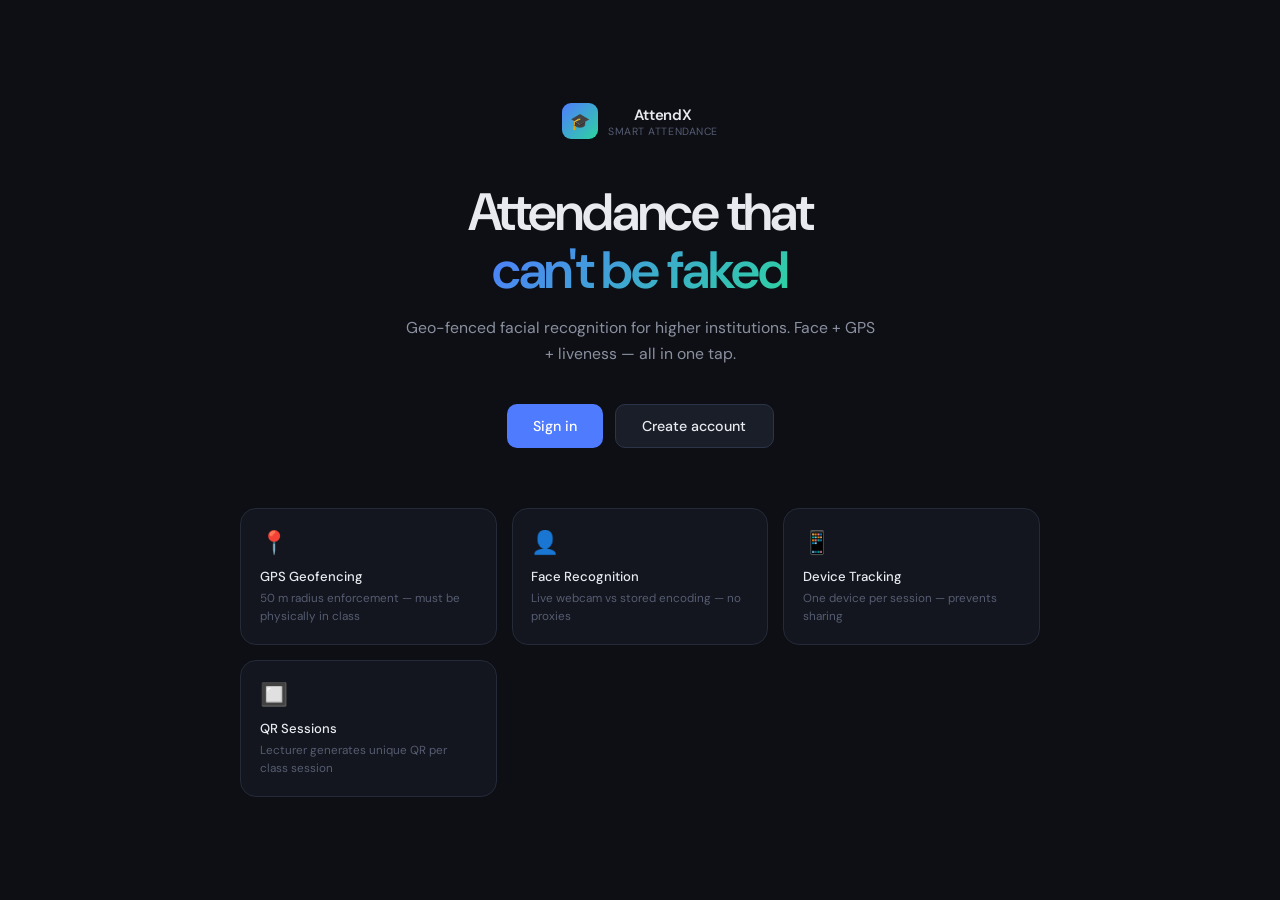
<file: frontend/templates/index.html>
<!DOCTYPE html>
<html lang="en">
<head>
<meta charset="UTF-8">
<meta name="viewport" content="width=device-width, initial-scale=1.0">
<title>AttendX — Geo-Fenced Attendance System</title>
<link rel="stylesheet" href="/frontend/static/css/style.css">
<style>
  .hero { min-height: 100vh; display: flex; flex-direction: column; align-items: center; justify-content: center; text-align: center; padding: 2rem; }
  .hero-title { font-size: clamp(2rem, 5vw, 3.5rem); font-weight: 600; letter-spacing: -0.04em; line-height: 1.1; margin-bottom: 1rem; }
  .hero-title span { background: linear-gradient(135deg, var(--accent), var(--green)); -webkit-background-clip: text; -webkit-text-fill-color: transparent; background-clip: text; }
  .hero-sub { font-size: 1.05rem; color: var(--text2); max-width: 480px; margin: 0 auto 2.5rem; line-height: 1.65; }
  .hero-btns { display: flex; gap: 12px; flex-wrap: wrap; justify-content: center; }
  .feature-row { display: grid; grid-template-columns: repeat(auto-fill, minmax(200px, 1fr)); gap: 1rem; max-width: 800px; margin: 4rem auto 0; }
  .feature { background: var(--bg2); border: 1px solid var(--border); border-radius: var(--radius-lg); padding: 1.25rem; text-align: left; }
  .feature-icon { font-size: 1.5rem; margin-bottom: 0.75rem; }
  .feature-label { font-size: 0.875rem; font-weight: 500; color: var(--text); margin-bottom: 4px; }
  .feature-desc { font-size: 0.78rem; color: var(--text3); line-height: 1.55; }
</style>
</head>
<body>
<div class="hero fade-up">
  <div class="brand" style="justify-content:center;margin-bottom:3rem">
    <div class="brand-icon">🎓</div>
    <div>
      <div class="brand-name">AttendX</div>
      <div class="brand-sub">Smart Attendance</div>
    </div>
  </div>

  <h1 class="hero-title">Attendance that<br><span>can't be faked</span></h1>
  <p class="hero-sub">Geo-fenced facial recognition for higher institutions. Face + GPS + liveness — all in one tap.</p>

  <div class="hero-btns">
    <a href="/login" class="btn btn-primary" style="font-size:0.95rem;padding:0.8rem 1.75rem">Sign in</a>
    <a href="/register" class="btn btn-secondary" style="font-size:0.95rem;padding:0.8rem 1.75rem">Create account</a>
  </div>

  <div class="feature-row fade-up fade-up-2">
    <div class="feature">
      <div class="feature-icon">📍</div>
      <div class="feature-label">GPS Geofencing</div>
      <div class="feature-desc">50 m radius enforcement — must be physically in class</div>
    </div>
    <div class="feature">
      <div class="feature-icon">👤</div>
      <div class="feature-label">Face Recognition</div>
      <div class="feature-desc">Live webcam vs stored encoding — no proxies</div>
    </div>
    <div class="feature">
      <div class="feature-icon">📱</div>
      <div class="feature-label">Device Tracking</div>
      <div class="feature-desc">One device per session — prevents sharing</div>
    </div>
    <div class="feature">
      <div class="feature-icon">🔲</div>
      <div class="feature-label">QR Sessions</div>
      <div class="feature-desc">Lecturer generates unique QR per class session</div>
    </div>
  </div>
</div>
<script src="/frontend/static/js/auth.js"></script>
<script>Auth.redirectIfLoggedIn();</script>
</body>
</html>
</file>
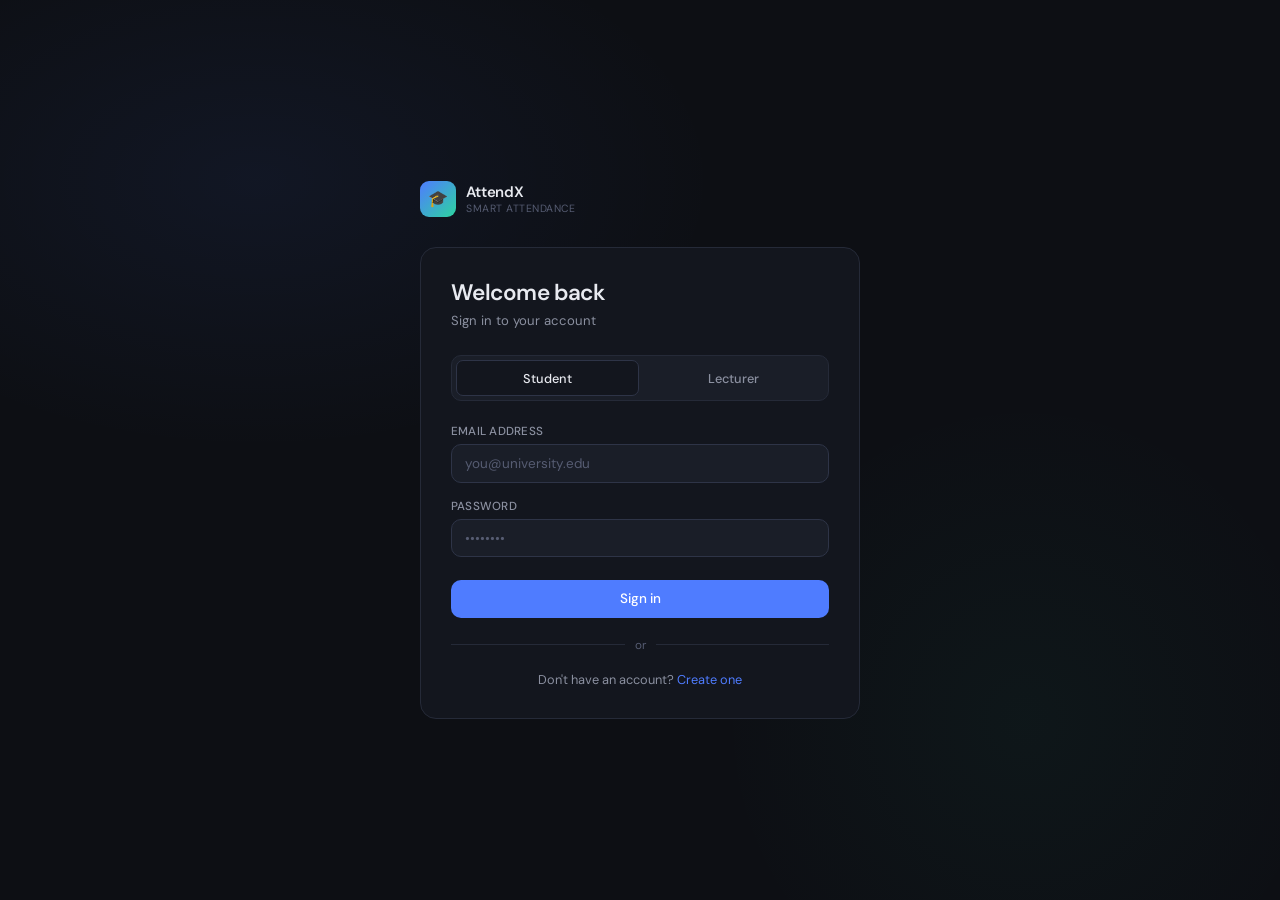
<file: frontend/templates/login.html>
<!DOCTYPE html>
<html lang="en">
<head>
<meta charset="UTF-8">
<meta name="viewport" content="width=device-width, initial-scale=1.0">
<title>Sign in — AttendX</title>
<link rel="stylesheet" href="/frontend/static/css/style.css">
</head>
<body>
<div class="page-center">
  <div class="auth-wrap fade-up">
    <div class="brand">
      <div class="brand-icon">🎓</div>
      <div>
        <div class="brand-name">AttendX</div>
        <div class="brand-sub">Smart Attendance</div>
      </div>
    </div>

    <div class="card">
      <h1 class="page-title">Welcome back</h1>
      <p class="page-sub">Sign in to your account</p>

      <div class="role-tabs">
        <button class="role-tab active" onclick="setRole('student')">Student</button>
        <button class="role-tab" onclick="setRole('lecturer')">Lecturer</button>
      </div>

      <div id="alert" class="alert"></div>

      <form id="login-form" class="form-grid" onsubmit="handleLogin(event)">
        <div class="field">
          <label for="email">Email address</label>
          <input type="email" id="email" placeholder="you@university.edu" required autocomplete="email">
        </div>
        <div class="field">
          <label for="password">Password</label>
          <input type="password" id="password" placeholder="••••••••" required autocomplete="current-password">
        </div>
        <button type="submit" id="login-btn" class="btn btn-primary btn-full mt-1">Sign in</button>
      </form>

      <div class="divider">or</div>
      <p class="text-center text-sm text-muted">
        Don't have an account? <a href="/register">Create one</a>
      </p>
    </div>
  </div>
</div>

<script src="/frontend/static/js/auth.js"></script>
<script>
  Auth.redirectIfLoggedIn();

  let currentRole = 'student';

  function setRole(role) {
    currentRole = role;
    document.querySelectorAll('.role-tab').forEach((t, i) => {
      t.classList.toggle('active', (i === 0 && role === 'student') || (i === 1 && role === 'lecturer'));
    });
    hideAlert('alert');
  }

  async function handleLogin(e) {
    e.preventDefault();
    hideAlert('alert');
    setLoading('login-btn', true);

    const email    = document.getElementById('email').value.trim();
    const password = document.getElementById('password').value;

    const { ok, data } = await apiPost(`/api/auth/${currentRole}/login`, { email, password });
    setLoading('login-btn', false);

    if (!ok) {
      showAlert('alert', data.detail || 'Login failed. Check your credentials.', 'error');
      return;
    }

    Auth.save(data);
    window.location.href = currentRole === 'lecturer' ? '/dashboard/lecturer' : '/dashboard/student';
  }
</script>
</body>
</html>
</file>
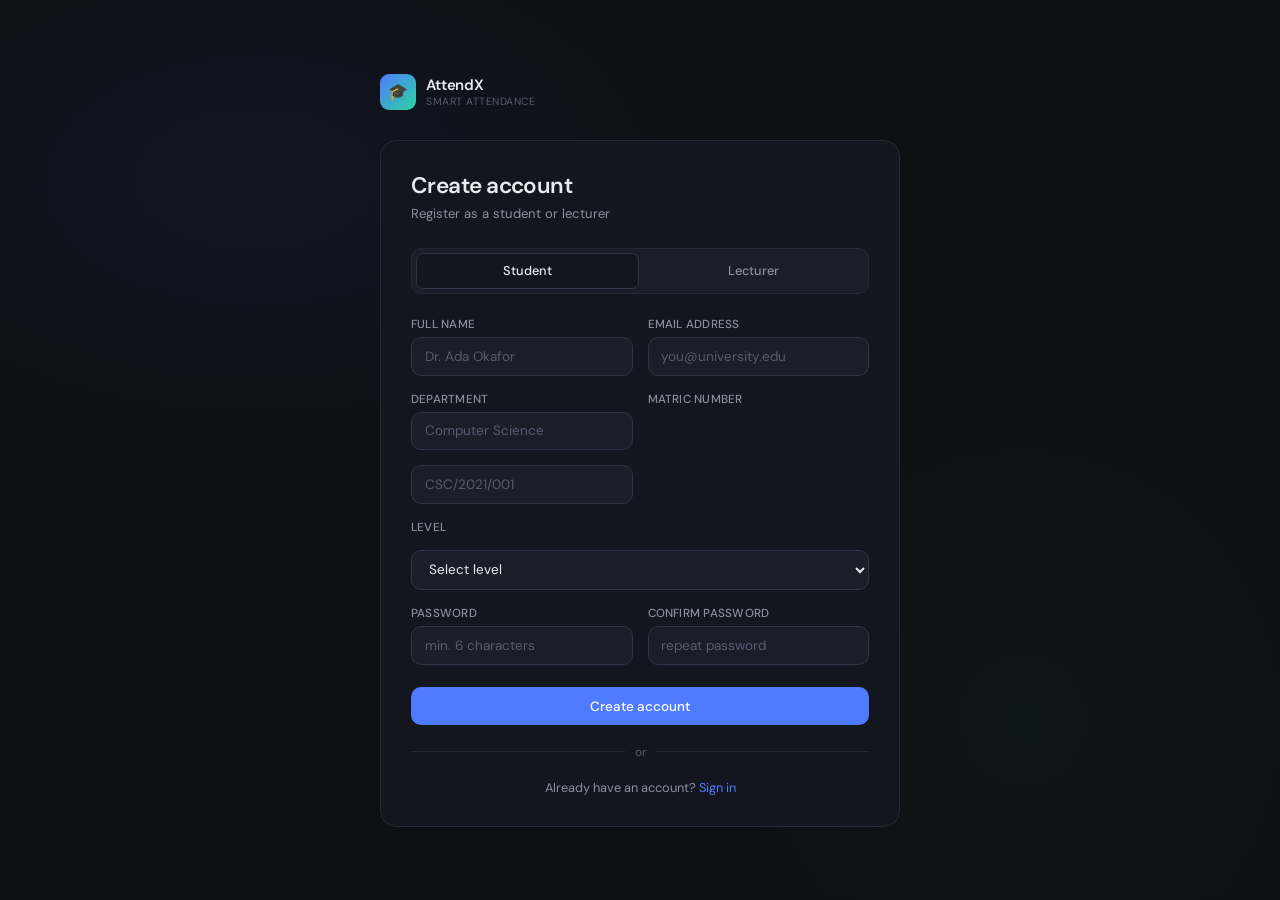
<file: frontend/templates/register.html>
<!DOCTYPE html>
<html lang="en">
<head>
<meta charset="UTF-8">
<meta name="viewport" content="width=device-width, initial-scale=1.0">
<title>Register — AttendX</title>
<link rel="stylesheet" href="/frontend/static/css/style.css">
<style>
  .auth-wrap { max-width: 520px; }
  .form-section { display: none; }
  .form-section.active { display: contents; }
</style>
</head>
<body>
<div class="page-center">
  <div class="auth-wrap fade-up">
    <div class="brand">
      <div class="brand-icon">🎓</div>
      <div>
        <div class="brand-name">AttendX</div>
        <div class="brand-sub">Smart Attendance</div>
      </div>
    </div>

    <div class="card">
      <h1 class="page-title">Create account</h1>
      <p class="page-sub">Register as a student or lecturer</p>

      <div class="role-tabs">
        <button class="role-tab active" onclick="setRole('student')">Student</button>
        <button class="role-tab" onclick="setRole('lecturer')">Lecturer</button>
      </div>

      <div id="alert" class="alert"></div>

      <form id="reg-form" class="form-grid" onsubmit="handleRegister(event)">

        <!-- Shared fields -->
        <div class="form-grid-2">
          <div class="field">
            <label for="full_name">Full name</label>
            <input type="text" id="full_name" placeholder="Dr. Ada Okafor" required>
          </div>
          <div class="field">
            <label for="email">Email address</label>
            <input type="email" id="email" placeholder="you@university.edu" required autocomplete="email">
          </div>
        </div>

        <div class="form-grid-2">
          <div class="field">
            <label for="department">Department</label>
            <input type="text" id="department" placeholder="Computer Science" required>
          </div>

          <!-- Student-specific -->
          <div class="field form-section" id="s-matric">
            <label for="matric_number">Matric number</label>
            <input type="text" id="matric_number" placeholder="CSC/2021/001">
          </div>

          <!-- Lecturer-specific -->
          <div class="field form-section" id="l-staff">
            <label for="staff_id">Staff ID</label>
            <input type="text" id="staff_id" placeholder="STAFF/001">
          </div>
        </div>

        <!-- Student level -->
        <div class="field form-section" id="s-level">
          <label for="level">Level</label>
          <select id="level">
            <option value="">Select level</option>
            <option value="100">100 Level</option>
            <option value="200">200 Level</option>
            <option value="300">300 Level</option>
            <option value="400">400 Level</option>
            <option value="500">500 Level</option>
          </select>
        </div>

        <!-- Lecturer title -->
        <div class="field form-section" id="l-title">
          <label for="title">Title</label>
          <select id="title">
            <option value="">Select title</option>
            <option value="Mr.">Mr.</option>
            <option value="Mrs.">Mrs.</option>
            <option value="Ms.">Ms.</option>
            <option value="Dr.">Dr.</option>
            <option value="Prof.">Prof.</option>
          </select>
        </div>

        <div class="form-grid-2">
          <div class="field">
            <label for="password">Password</label>
            <input type="password" id="password" placeholder="min. 6 characters" required autocomplete="new-password">
          </div>
          <div class="field">
            <label for="confirm_password">Confirm password</label>
            <input type="password" id="confirm_password" placeholder="repeat password" required>
          </div>
        </div>

        <button type="submit" id="reg-btn" class="btn btn-primary btn-full mt-1">Create account</button>
      </form>

      <div class="divider">or</div>
      <p class="text-center text-sm text-muted">
        Already have an account? <a href="/login">Sign in</a>
      </p>
    </div>
  </div>
</div>

<script src="/frontend/static/js/auth.js"></script>
<script>
  Auth.redirectIfLoggedIn();

  let currentRole = 'student';

  function setRole(role) {
    currentRole = role;
    document.querySelectorAll('.role-tab').forEach((t, i) => {
      t.classList.toggle('active', (i === 0 && role === 'student') || (i === 1 && role === 'lecturer'));
    });

    const studentFields   = ['s-matric', 's-level'];
    const lecturerFields  = ['l-staff', 'l-title'];

    studentFields.forEach(id => {
      const el = document.getElementById(id);
      el.classList.toggle('active', role === 'student');
      el.querySelectorAll('input,select').forEach(f => f.required = role === 'student');
    });

    lecturerFields.forEach(id => {
      const el = document.getElementById(id);
      el.classList.toggle('active', role === 'lecturer');
      el.querySelectorAll('input,select').forEach(f => f.required = role === 'lecturer');
    });

    hideAlert('alert');
  }

  // Init student fields as active
  setRole('student');

  async function handleRegister(e) {
    e.preventDefault();
    hideAlert('alert');

    const password = document.getElementById('password').value;
    const confirm  = document.getElementById('confirm_password').value;
    if (password !== confirm) {
      showAlert('alert', 'Passwords do not match', 'error');
      return;
    }

    setLoading('reg-btn', true);

    let body;
    if (currentRole === 'student') {
      body = {
        full_name:     document.getElementById('full_name').value.trim(),
        email:         document.getElementById('email').value.trim(),
        password,
        matric_number: document.getElementById('matric_number').value.trim(),
        department:    document.getElementById('department').value.trim(),
        level:         document.getElementById('level').value,
      };
    } else {
      body = {
        full_name:  document.getElementById('full_name').value.trim(),
        email:      document.getElementById('email').value.trim(),
        password,
        staff_id:   document.getElementById('staff_id').value.trim(),
        department: document.getElementById('department').value.trim(),
        title:      document.getElementById('title').value || null,
      };
    }

    const { ok, data } = await apiPost(`/api/auth/${currentRole}/register`, body);
    setLoading('reg-btn', false);

    if (!ok) {
      showAlert('alert', data.detail || 'Registration failed. Please try again.', 'error');
      return;
    }

    showAlert('alert', 'Account created! Redirecting to login…', 'success');
    setTimeout(() => window.location.href = '/login', 1500);
  }
</script>
</body>
</html>
</file>
<file: frontend/static/css/style.css>
@import url('https://fonts.googleapis.com/css2?family=DM+Sans:ital,opsz,wght@0,9..40,300;0,9..40,400;0,9..40,500;0,9..40,600;1,9..40,400&family=DM+Mono:wght@400;500&display=swap');

:root {
  --bg:       #0d0f14;
  --bg2:      #13161e;
  --bg3:      #1a1e28;
  --border:   #252a38;
  --border2:  #2e3447;
  --text:     #e8eaf0;
  --text2:    #8b90a0;
  --text3:    #565c72;
  --accent:   #4f7cff;
  --accent2:  #3a62e0;
  --green:    #2dd4a0;
  --green-bg: #0d2a22;
  --red:      #ff5c6a;
  --red-bg:   #2a0d11;
  --amber:    #f5a623;
  --amber-bg: #2a1f0d;
  --radius:   10px;
  --radius-lg:16px;
}

*, *::before, *::after { box-sizing: border-box; margin: 0; padding: 0; }

html { font-size: 15px; }

body {
  font-family: 'DM Sans', sans-serif;
  background: var(--bg);
  color: var(--text);
  min-height: 100vh;
  -webkit-font-smoothing: antialiased;
}

a { color: var(--accent); text-decoration: none; }
a:hover { text-decoration: underline; }

code, .mono { font-family: 'DM Mono', monospace; font-size: 0.85em; }

/* ── Layout ───────────────────────────────────────────────────────────────── */

.page-center {
  min-height: 100vh;
  display: flex;
  align-items: center;
  justify-content: center;
  padding: 2rem 1rem;
  background: var(--bg);
  background-image:
    radial-gradient(ellipse 60% 50% at 20% 20%, rgba(79,124,255,0.07) 0%, transparent 60%),
    radial-gradient(ellipse 40% 60% at 80% 80%, rgba(45,212,160,0.04) 0%, transparent 60%);
}

.auth-wrap {
  width: 100%;
  max-width: 440px;
}

.dashboard-wrap {
  width: 100%;
  max-width: 960px;
  margin: 0 auto;
  padding: 2rem 1.5rem;
}

/* ── Card ─────────────────────────────────────────────────────────────────── */

.card {
  background: var(--bg2);
  border: 1px solid var(--border);
  border-radius: var(--radius-lg);
  padding: 2rem;
}

.card-sm { padding: 1.25rem 1.5rem; }

/* ── Logo / Brand ─────────────────────────────────────────────────────────── */

.brand {
  display: flex;
  align-items: center;
  gap: 10px;
  margin-bottom: 2rem;
}

.brand-icon {
  width: 36px;
  height: 36px;
  background: linear-gradient(135deg, var(--accent), var(--green));
  border-radius: 9px;
  display: flex;
  align-items: center;
  justify-content: center;
  font-size: 16px;
  flex-shrink: 0;
}

.brand-name {
  font-size: 1rem;
  font-weight: 600;
  letter-spacing: -0.01em;
  color: var(--text);
}

.brand-sub {
  font-size: 0.7rem;
  color: var(--text3);
  letter-spacing: 0.05em;
  text-transform: uppercase;
}

/* ── Headings ─────────────────────────────────────────────────────────────── */

.page-title {
  font-size: 1.5rem;
  font-weight: 600;
  letter-spacing: -0.025em;
  color: var(--text);
  margin-bottom: 0.35rem;
}

.page-sub {
  font-size: 0.875rem;
  color: var(--text2);
  margin-bottom: 1.75rem;
}

/* ── Form elements ────────────────────────────────────────────────────────── */

.form-grid {
  display: grid;
  gap: 1rem;
}

.form-grid-2 {
  display: grid;
  grid-template-columns: 1fr 1fr;
  gap: 1rem;
}

@media (max-width: 480px) {
  .form-grid-2 { grid-template-columns: 1fr; }
}

.field { display: flex; flex-direction: column; gap: 5px; }

label {
  font-size: 0.78rem;
  font-weight: 500;
  color: var(--text2);
  letter-spacing: 0.02em;
  text-transform: uppercase;
}

input, select {
  background: var(--bg3);
  border: 1px solid var(--border2);
  border-radius: var(--radius);
  padding: 0.65rem 0.85rem;
  font-size: 0.9rem;
  font-family: inherit;
  color: var(--text);
  outline: none;
  transition: border-color 0.15s, box-shadow 0.15s;
}

input:focus, select:focus {
  border-color: var(--accent);
  box-shadow: 0 0 0 3px rgba(79,124,255,0.12);
}

input::placeholder { color: var(--text3); }

select option { background: var(--bg3); }

/* ── Buttons ──────────────────────────────────────────────────────────────── */

.btn {
  display: inline-flex;
  align-items: center;
  justify-content: center;
  gap: 8px;
  padding: 0.7rem 1.25rem;
  border-radius: var(--radius);
  font-size: 0.9rem;
  font-weight: 500;
  font-family: inherit;
  cursor: pointer;
  border: none;
  transition: all 0.15s;
  white-space: nowrap;
}

.btn-primary {
  background: var(--accent);
  color: #fff;
}
.btn-primary:hover { background: var(--accent2); transform: translateY(-1px); }
.btn-primary:active { transform: translateY(0); }

.btn-secondary {
  background: var(--bg3);
  color: var(--text);
  border: 1px solid var(--border2);
}
.btn-secondary:hover { border-color: var(--border); background: var(--bg2); }

.btn-ghost {
  background: transparent;
  color: var(--text2);
  border: 1px solid var(--border);
}
.btn-ghost:hover { color: var(--text); border-color: var(--border2); }

.btn-full { width: 100%; }

.btn-sm { padding: 0.45rem 0.85rem; font-size: 0.82rem; }

.btn-danger {
  background: var(--red-bg);
  color: var(--red);
  border: 1px solid rgba(255,92,106,0.2);
}
.btn-danger:hover { background: rgba(255,92,106,0.15); }

.btn[disabled] { opacity: 0.5; cursor: not-allowed; pointer-events: none; }

/* ── Alerts / Badges ──────────────────────────────────────────────────────── */

.alert {
  padding: 0.7rem 1rem;
  border-radius: var(--radius);
  font-size: 0.85rem;
  display: none;
  align-items: center;
  gap: 8px;
}
.alert.show { display: flex; }

.alert-error {
  background: var(--red-bg);
  color: var(--red);
  border: 1px solid rgba(255,92,106,0.2);
}

.alert-success {
  background: var(--green-bg);
  color: var(--green);
  border: 1px solid rgba(45,212,160,0.2);
}

.badge {
  display: inline-flex;
  align-items: center;
  gap: 4px;
  padding: 3px 8px;
  border-radius: 99px;
  font-size: 0.72rem;
  font-weight: 500;
  letter-spacing: 0.03em;
  text-transform: uppercase;
}

.badge-blue  { background: rgba(79,124,255,0.15); color: var(--accent); }
.badge-green { background: var(--green-bg); color: var(--green); }
.badge-red   { background: var(--red-bg); color: var(--red); }
.badge-amber { background: var(--amber-bg); color: var(--amber); }
.badge-gray  { background: var(--bg3); color: var(--text2); border: 1px solid var(--border); }

/* ── Role tabs ────────────────────────────────────────────────────────────── */

.role-tabs {
  display: flex;
  gap: 4px;
  background: var(--bg3);
  border: 1px solid var(--border);
  border-radius: var(--radius);
  padding: 4px;
  margin-bottom: 1.5rem;
}

.role-tab {
  flex: 1;
  padding: 0.55rem;
  border-radius: 7px;
  text-align: center;
  font-size: 0.85rem;
  font-weight: 500;
  cursor: pointer;
  color: var(--text2);
  transition: all 0.15s;
  border: none;
  background: transparent;
  font-family: inherit;
}

.role-tab.active {
  background: var(--bg2);
  color: var(--text);
  border: 1px solid var(--border2);
}

/* ── Divider ──────────────────────────────────────────────────────────────── */

.divider {
  display: flex;
  align-items: center;
  gap: 10px;
  margin: 1.25rem 0;
  color: var(--text3);
  font-size: 0.78rem;
}
.divider::before, .divider::after {
  content: '';
  flex: 1;
  height: 1px;
  background: var(--border);
}

/* ── Navbar ───────────────────────────────────────────────────────────────── */

.navbar {
  display: flex;
  align-items: center;
  justify-content: space-between;
  padding: 1rem 1.5rem;
  background: var(--bg2);
  border-bottom: 1px solid var(--border);
  position: sticky;
  top: 0;
  z-index: 100;
}

.nav-right { display: flex; align-items: center; gap: 10px; }

/* ── Stats grid ───────────────────────────────────────────────────────────── */

.stats-grid {
  display: grid;
  grid-template-columns: repeat(auto-fill, minmax(180px, 1fr));
  gap: 1rem;
  margin-bottom: 1.75rem;
}

.stat-card {
  background: var(--bg2);
  border: 1px solid var(--border);
  border-radius: var(--radius-lg);
  padding: 1.25rem 1.5rem;
}

.stat-label {
  font-size: 0.75rem;
  color: var(--text3);
  text-transform: uppercase;
  letter-spacing: 0.05em;
  margin-bottom: 6px;
}

.stat-value {
  font-size: 1.75rem;
  font-weight: 600;
  letter-spacing: -0.03em;
  color: var(--text);
}

.stat-hint {
  font-size: 0.78rem;
  color: var(--text2);
  margin-top: 4px;
}

/* ── Table ────────────────────────────────────────────────────────────────── */

.table-wrap {
  overflow-x: auto;
  border: 1px solid var(--border);
  border-radius: var(--radius-lg);
}

table {
  width: 100%;
  border-collapse: collapse;
  font-size: 0.875rem;
}

thead tr { border-bottom: 1px solid var(--border); }

th {
  padding: 0.75rem 1rem;
  text-align: left;
  font-size: 0.73rem;
  font-weight: 500;
  color: var(--text3);
  text-transform: uppercase;
  letter-spacing: 0.05em;
  background: var(--bg3);
}

td {
  padding: 0.8rem 1rem;
  color: var(--text2);
  border-bottom: 1px solid var(--border);
}

tr:last-child td { border-bottom: none; }
tbody tr:hover { background: rgba(255,255,255,0.02); }

/* ── Spinner ──────────────────────────────────────────────────────────────── */

.spinner {
  width: 16px;
  height: 16px;
  border: 2px solid rgba(255,255,255,0.2);
  border-top-color: #fff;
  border-radius: 50%;
  animation: spin 0.6s linear infinite;
  flex-shrink: 0;
}

@keyframes spin { to { transform: rotate(360deg); } }

/* ── Animations ───────────────────────────────────────────────────────────── */

@keyframes fadeUp {
  from { opacity: 0; transform: translateY(12px); }
  to   { opacity: 1; transform: translateY(0); }
}

.fade-up { animation: fadeUp 0.3s ease both; }

.fade-up-1 { animation-delay: 0.05s; }
.fade-up-2 { animation-delay: 0.1s; }
.fade-up-3 { animation-delay: 0.15s; }

/* ── Util ─────────────────────────────────────────────────────────────────── */

.mt-1 { margin-top: 0.5rem; }
.mt-2 { margin-top: 1rem; }
.mt-3 { margin-top: 1.5rem; }
.mb-1 { margin-bottom: 0.5rem; }

.text-sm { font-size: 0.85rem; }
.text-xs { font-size: 0.75rem; }
.text-muted { color: var(--text2); }
.text-center { text-align: center; }

.flex { display: flex; }
.flex-center { display: flex; align-items: center; }
.items-center { align-items: center; }
.justify-between { justify-content: space-between; }
.gap-1 { gap: 0.5rem; }
.gap-2 { gap: 1rem; }

.section-head {
  display: flex;
  align-items: center;
  justify-content: space-between;
  margin-bottom: 1rem;
}

.section-title {
  font-size: 1rem;
  font-weight: 600;
  letter-spacing: -0.015em;
}
</file>
